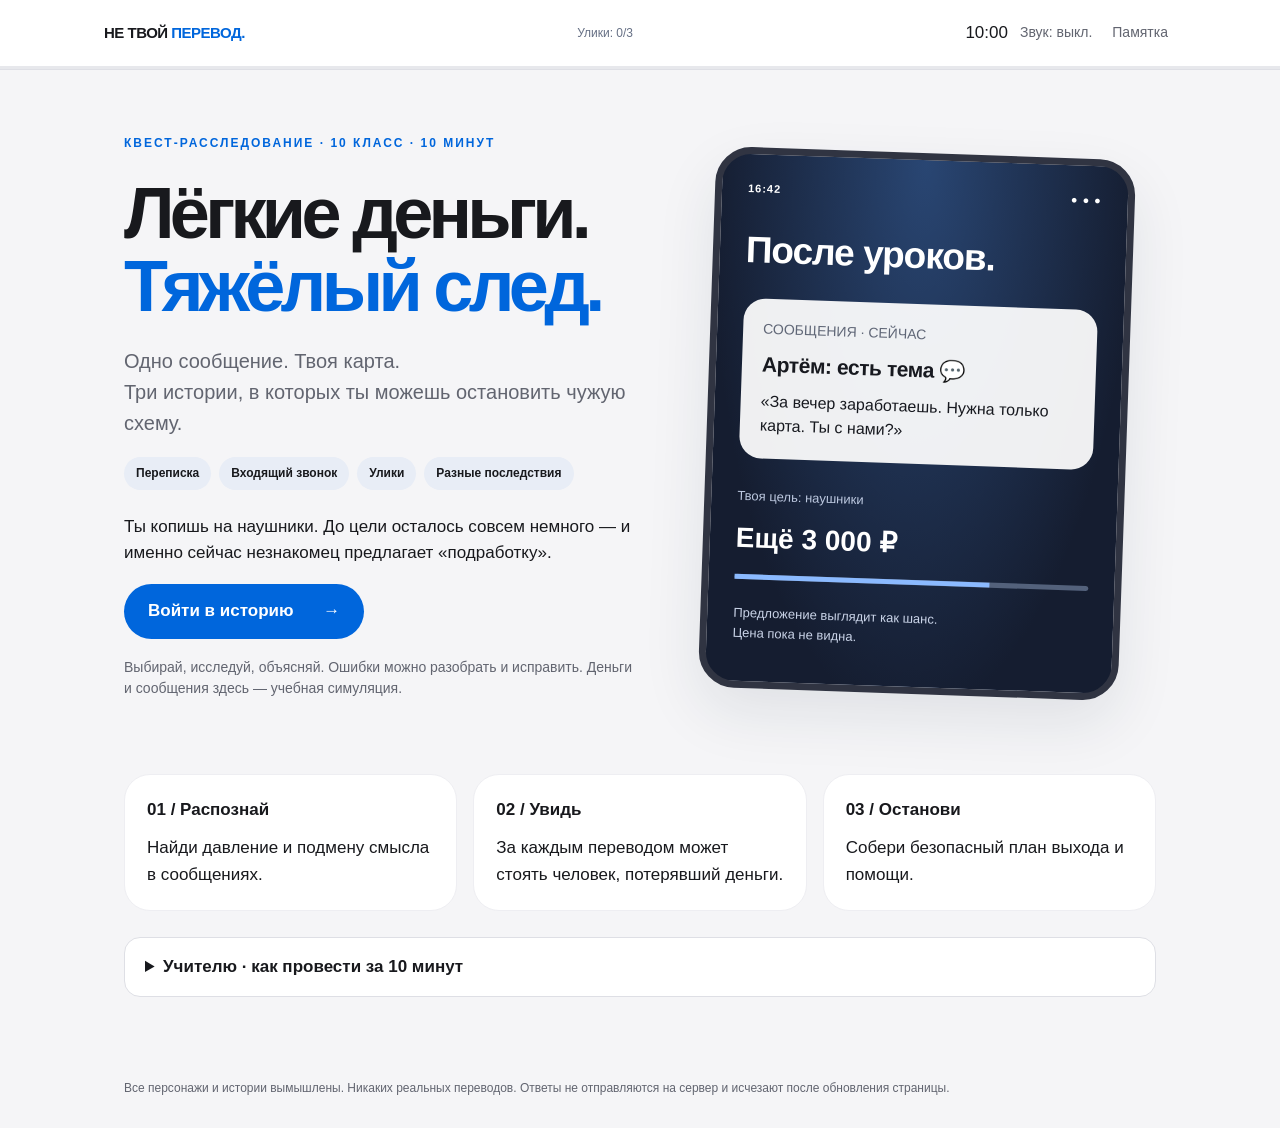
<file: index.html>
<!doctype html><html lang="ru"><head><meta charset="utf-8"><meta name="viewport" content="width=device-width,initial-scale=1"><meta name="description" content="Обучающий интерактивный квест о дропперстве для 10 класса. Три кейса, решения и последствия за 10 минут."><meta name="theme-color" content="#f5f5f7"><title>Не твой перевод — интерактивный квест</title><link rel="icon" href="data:,"><link rel="stylesheet" href="assets/style.css"></head><body><header><div class="bar"><div class="brand">НЕ ТВОЙ <span>ПЕРЕВОД.</span></div><span id="inventory">Улики: 0/3</span><div class="headerTools"><span id="clock" aria-label="Осталось времени">10:00</span><button id="pause" class="quiet hidden" onclick="pauseGame()">Пауза</button><button id="sound" class="quiet" onclick="soundToggle()">Звук: выкл.</button><button class="quiet" onclick="help()">Памятка</button></div></div><div class="progress"><i id="progress" style="width:0%"></i></div></header><div id="timeup" class="banner hidden" role="status">10 минут прошли. Закончи спокойно: скорость не влияет на результат.</div><main id="app"></main><footer>Все персонажи и истории вымышлены. Никаких реальных переводов. Ответы не отправляются на сервер и исчезают после обновления страницы.</footer><div id="modal" class="overlay hidden" role="dialog" aria-modal="true" aria-label="Информация"></div><noscript><p>Для работы квеста включите JavaScript и откройте файл или сайт в полноценном браузере.</p></noscript><script src="assets/game.js"></script></body></html>
</file>
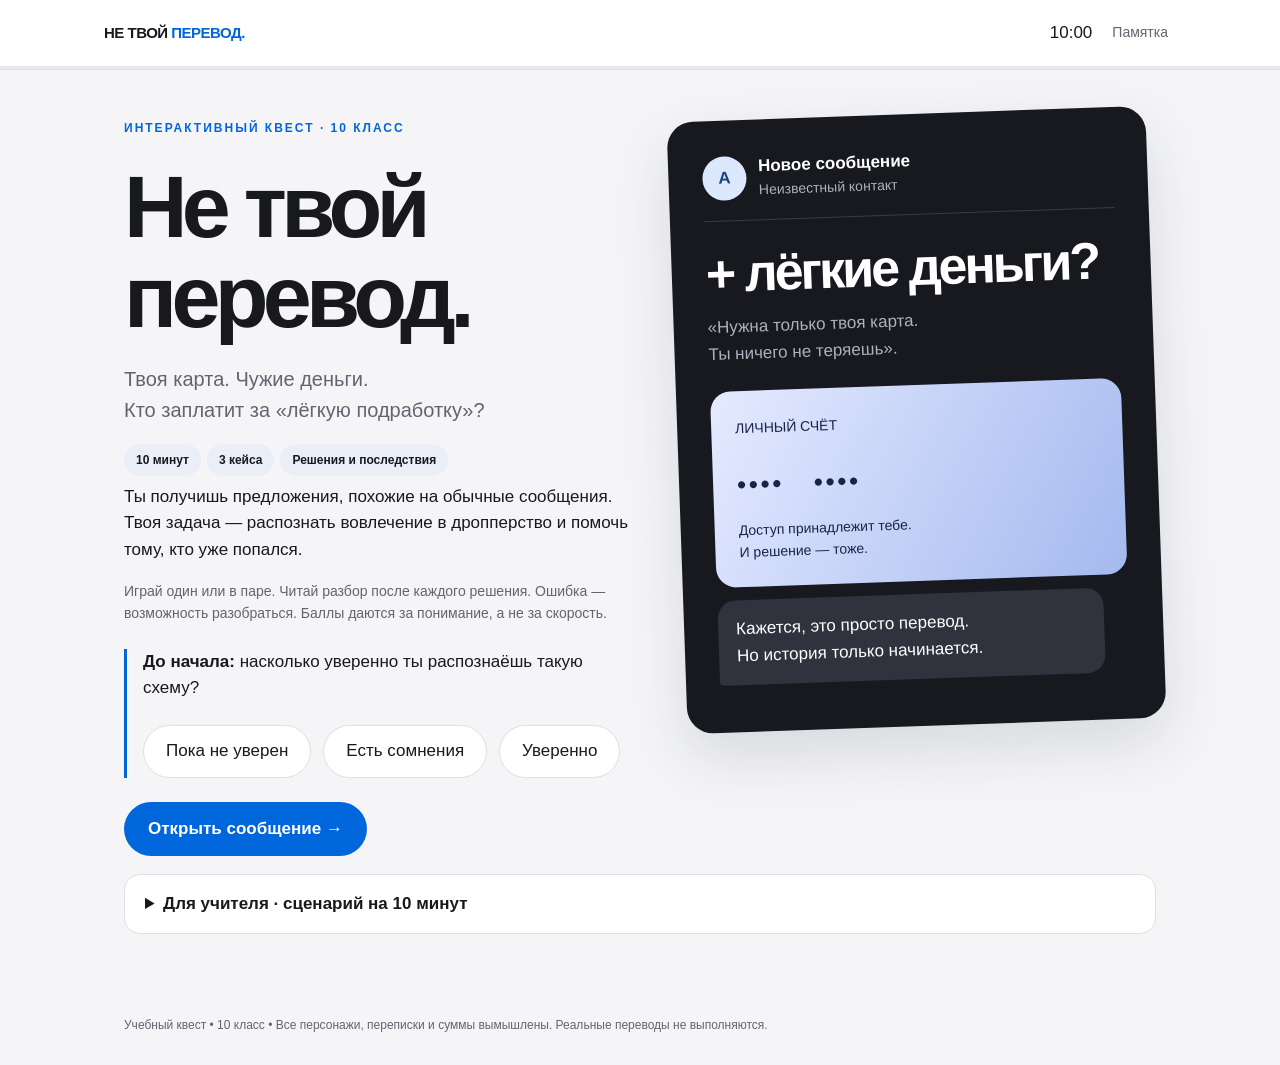
<file: Ne_tvoy_perevod_quest.html>
<!doctype html>
<html lang="ru"><head><meta charset="utf-8"><meta name="viewport" content="width=device-width,initial-scale=1"><title>Не твой перевод — квест на 10 минут</title>
<style>
:root{--bg:#f5f5f7;--ink:#18191d;--muted:#626570;--blue:#0066dc;--line:#dedfe5;--green:#176448;--red:#a33529}*{box-sizing:border-box}body{margin:0;background:var(--bg);color:var(--ink);font:17px/1.55 -apple-system,BlinkMacSystemFont,"Segoe UI",sans-serif}button,input,textarea{font:inherit}button{cursor:pointer}button:disabled{cursor:default;opacity:.6}button:focus-visible,a:focus-visible,textarea:focus-visible{outline:3px solid #007aff;outline-offset:4px}header{border-bottom:1px solid var(--line);background:#ffffffed;position:sticky;top:0;z-index:3}.bar{max-width:1120px;margin:auto;display:flex;justify-content:space-between;align-items:center;gap:14px;padding:14px 24px}.brand{font-size:15px;font-weight:750;letter-spacing:-.5px}.brand span{color:var(--blue)}.time{display:flex;align-items:center;gap:12px;font-variant-numeric:tabular-nums}.quiet{border:0;background:transparent;color:var(--muted);font-size:14px;padding:8px}.progress{height:3px;background:#e7e8ec}.progress i{display:block;height:100%;background:var(--blue);transition:width .3s}main{max-width:1080px;margin:auto;padding:44px 24px 64px}.eyebrow{color:var(--blue);font-size:12px;font-weight:800;letter-spacing:2px;text-transform:uppercase}h1{font-size:clamp(48px,7.8vw,88px);line-height:1.02;letter-spacing:-.065em;margin:22px 0}h2{font-size:clamp(30px,4.5vw,48px);line-height:1.12;letter-spacing:-.04em;margin:14px 0 20px}h3{margin:0 0 10px;font-size:21px;letter-spacing:-.02em}p{margin:0 0 18px}.lead{font-size:20px;color:var(--muted);max-width:620px}.grid{display:grid;grid-template-columns:1.08fr 1fr;gap:36px;align-items:start}.card{background:white;padding:28px;border-radius:26px;border:1px solid #eeeef2}.dark{background:#17191f;color:#fff;border:0}.dark .muted{color:#acb1be}.muted{color:var(--muted)}.small{font-size:14px}.pill{display:inline-block;border-radius:30px;padding:7px 12px;background:#e9eef7;font-size:12px;font-weight:700;margin:0 6px 8px 0}.primary{background:var(--blue);color:white;border:0;border-radius:100px;padding:14px 24px;font-weight:650}.secondary{background:white;color:var(--ink);border:1px solid var(--line);border-radius:100px;padding:12px 22px}.actions{display:flex;flex-wrap:wrap;align-items:center;gap:12px;margin-top:24px}.bubble{background:#30333d;border-radius:18px 18px 18px 4px;padding:16px 18px;margin:13px 0;max-width:94%;font-size:17px}.bubble.mine{margin-left:auto;background:#0066dc;border-radius:18px 18px 4px 18px}.sender{display:flex;align-items:center;gap:12px;padding-bottom:18px;border-bottom:1px solid #393c46}.avatar{display:grid;place-items:center;width:44px;height:44px;border-radius:50%;background:#dbe8fd;color:#16457d;font-weight:750}.choice{display:flex;align-items:start;gap:13px;text-align:left;width:100%;padding:16px 18px;border:1px solid var(--line);background:#fff;border-radius:16px;margin:10px 0;color:var(--ink);line-height:1.4}.choice:hover:not(:disabled){border-color:var(--blue);background:#f2f7ff}.choice.selected{border:2px solid var(--blue);background:#edf5ff;padding:15px 17px}.choice b{display:grid;place-items:center;border-radius:50%;background:#f0f1f4;min-width:26px;height:26px;font-size:13px}.feedback{padding:23px;border-radius:20px;background:#edf6f1;border:1px solid #c8e1d4;margin-top:22px}.feedback.warn{background:#fff3e9;border-color:#efd9c4}.feedback h3{font-size:20px}.feedback p:last-child{margin:0}.note{border-left:3px solid var(--blue);padding:0 0 0 16px;margin:24px 0}.meta{display:flex;justify-content:space-between;gap:12px;margin-bottom:30px;font-size:13px;color:var(--muted)}.hero-art{padding:34px;transform:rotate(-2deg);box-shadow:0 24px 60px #18263c22}.money{font-size:52px;letter-spacing:-3px;font-weight:750;line-height:1.1;margin:24px 0 12px}.bankcard{background:linear-gradient(120deg,#e5eaff,#a4b9ef);border-radius:20px;padding:24px;color:#172548;margin-top:24px}.bankcard strong{display:block;font-size:25px;letter-spacing:3px;margin-top:24px}.stepnum{font-size:13px;letter-spacing:1px;color:#586371}.tiles{display:grid;grid-template-columns:repeat(3,1fr);gap:16px;margin:26px 0}.tiles .card{padding:22px}.metric{font-size:40px;font-weight:750;letter-spacing:-2px;color:var(--blue)}details{margin:18px 0;background:white;border:1px solid var(--line);border-radius:16px;padding:16px 20px}summary{cursor:pointer;font-weight:650}details p,details ul,details ol{margin-top:16px}a{color:var(--blue)}textarea{width:100%;min-height:120px;border-radius:16px;border:1px solid var(--line);padding:16px;resize:vertical;background:white;color:var(--ink)}.order{display:flex;align-items:center;gap:12px;padding:12px 0;border-bottom:1px solid var(--line)}.order span{flex:1}.order button{border:1px solid var(--line);background:white;border-radius:8px;padding:6px 12px}.banner{background:#e9f1fd;color:#174b80;padding:12px 24px;text-align:center;font-size:14px}.overlay{position:fixed;inset:0;background:#f5f5f7f5;z-index:10;display:grid;place-items:center;padding:24px}.overlay .card{max-width:460px;text-align:center}.hidden{display:none!important}.fade{animation:appear .3s ease-out}@keyframes appear{from{opacity:0;transform:translateY(8px)}to{opacity:1;transform:translateY(0)}}footer{max-width:1080px;margin:auto;padding:0 24px 30px;font-size:12px;color:var(--muted)}.summaryrow{padding:15px 0;border-bottom:1px solid var(--line)}@media(max-width:740px){.grid{grid-template-columns:1fr;gap:24px}main{padding-top:26px}.hero-art{transform:none}.tiles{grid-template-columns:1fr}.tiles .card{display:flex;align-items:center;gap:20px}.bar{padding:10px 16px}.card{padding:22px}h1{margin-top:18px}.choice{font-size:16px}.time{gap:4px}.meta{margin-bottom:20px}.hero-art .money{font-size:42px}}@media(prefers-reduced-motion:reduce){*{animation:none!important;transition:none!important}}@media print{header,footer,.actions,.no-print{display:none!important}body{background:white}main{padding:0;max-width:none}details{display:block}.card{break-inside:avoid}h2{font-size:28px}.tiles{grid-template-columns:repeat(3,1fr)}}
</style></head><body>
<header><div class="bar"><div class="brand">НЕ ТВОЙ <span>ПЕРЕВОД.</span></div><div class="time"><span id="clock" aria-label="Осталось времени">10:00</span><button class="quiet hidden" id="pause" onclick="pauseGame()">Пауза</button><button class="quiet" onclick="helpToggle()">Памятка</button></div></div><div class="progress"><i id="progress" style="width:0%"></i></div></header>
<div id="timeup" class="banner hidden" role="status">10 минут прошли. Можно спокойно закончить: скорость не влияет на результат.</div>
<main id="app"></main><footer>Учебный квест • 10 класс • Все персонажи, переписки и суммы вымышлены. Реальные переводы не выполняются.</footer>
<div id="pauseModal" class="overlay hidden" role="dialog" aria-modal="true" aria-label="Игра на паузе"><div class="card"><span class="eyebrow">Можно выдохнуть</span><h2>Пауза.</h2><p>Таймер остановлен. Здесь никто не торопит с решением.</p><button class="primary" onclick="pauseGame()">Продолжить</button></div></div>
<div id="helpModal" class="overlay hidden" role="dialog" aria-modal="true" aria-label="Памятка"><div class="card" style="text-align:left;max-height:90vh;overflow:auto"><h2>Стоп. Проверь. Обратись.</h2><p>Не передавай карту, пароли, коды или доступ к банку. Не принимай и не переводи чужие деньги ради комиссии.</p><p>Если уже вовлечён: прекрати операции, самостоятельно свяжись со своим банком через приложение или номер на карте. Попроси защитить доступ, расскажи о случившемся.</p><p>Сохрани переписку и сведения об операциях. Подключи родителя или другого надёжного взрослого и обратись в полицию. При непосредственной угрозе — 112.</p><p class="small muted">Не возвращай неожиданный перевод по реквизитам из сообщения — вопрос решай со своим банком. Обращение за помощью не гарантирует освобождения от ответственности, но прекращает дальнейшее участие.</p><button class="primary" onclick="helpToggle()">Понятно</button></div></div>
<script>
'use strict';
const $=id=>document.getElementById(id);
const esc=s=>String(s).replace(/[&<>"']/g,c=>({'&':'&amp;','<':'&lt;','>':'&gt;','"':'&quot;',"'":'&#39;'}[c]));
let stage=-1,remaining=600,active=false,paused=false,helpOpen=false,last=Date.now(),answers=[],picked=new Set(),locked=false,order=[2,0,3,1],reflection='',before=null,after=null;
const stages=[
{type:'choice',chapter:'01 / Лёгкие деньги',time:'1 минута',title:'Работа или ловушка?',intro:'Ты копишь на наушники. В личные сообщения приходит предложение. Выбери действие.',person:'Артём · «менеджер»',chat:['Привет! Есть подработка после школы. Опыт не нужен.','На твою карту будут приходить платежи. Переводишь дальше — часть оставляешь себе.','Всё официально, но решить надо прямо сейчас.'],options:['Попросить фото его паспорта и согласиться, если пришлёт.','Отказаться от переводов через свою карту и обсудить сообщение со взрослым.','Попробовать один раз с небольшой суммой.'],correct:1,good:'Ты остановил вовлечение до первого перевода.',bad:'Так можно попасть в схему: паспорт в чате и маленькая сумма не доказывают законность.',lesson:'Здесь платят за использование твоего счёта, а не за понятную работу. Дроппер — человек, через которого проводят чужие, в том числе похищенные, деньги или чей банковский доступ используют для этого. Он может быть вовлечён обманом.'},
{type:'clues',chapter:'01 / Разбери переписку',time:'1 минута',title:'Найди три уловки.',intro:'Отметь ровно три фразы, которые должны насторожить. Внешне обычная деталь сама по себе не доказывает обман.',options:['«Оплата по пятницам».','«Нужна твоя карта для чужих платежей».','«Никому не рассказывай, родители не поймут».','«Ответь за две минуты, иначе место заберут».','«Общаемся в мессенджере».'],correct:[1,2,3]},
{type:'choice',chapter:'02 / Свой человек',time:'1 минута',title:'«Ты мне не доверяешь?»',intro:'Одноклассник Дима просит выручить. Он действительно твой знакомый — но происхождение денег тебе неизвестно.',person:'Дима · одноклассник',chat:['Мой банк что-то ограничил. Давай платёж придёт тебе, а ты отправишь куда скажу?','Я уже так делал. Тебе тоже немного заплатят.','Мы же друзья. Ты мне не доверяешь?'],options:['Помочь: Дима мой друг, значит, деньги безопасные.','Согласиться, если Дима напишет расписку.','Отказать в переводах и предложить Диме вместе обратиться в его банк.'],correct:2,good:'Ты сохранил границу и предложил другу безопасную помощь.',bad:'Дружба и расписка не подтверждают происхождение денег и не делают операцию законной.',lesson:'Знакомый тоже может быть вовлечён. «Мы друзья» — давление на чувство вины, а не объяснение платежа. Безопасная фраза: «Я не пропускаю чужие деньги через свой счёт. Давай разберёмся с банком».'},
{type:'choice',chapter:'02 / По другую сторону экрана',time:'1 минута',title:'Чьи это деньги?',intro:'Посмотри на возможное продолжение такой схемы. Это учебная история, а не результат реального перевода.',person:'Ирина · пострадавшая',chat:['Мне написали с аккаунта знакомой и попросили срочно помочь.','Я перевела 24 000 ₽. Потом оказалось, что аккаунт взломали.','Эти деньги я откладывала на аренду квартиры.'],options:['Вреда от посредника нет: он ведь не писал Ирине.','Чужой счёт помогает увести деньги дальше. Пострадавший теряет средства, а владелец счёта рискует отвечать за своё участие.','Если комиссия маленькая, участие несущественно.'],correct:1,good:'Ты увидел человека за цифрами на экране.',bad:'«Я только перевёл» не отменяет вреда: именно дальнейшие переводы помогают похищенным деньгам уйти.',lesson:'Дропперство плохо не только из-за наказания: оно помогает краже чужих средств. Обманутый человек заслуживает помощи, а не обвинения в доверчивости. Вопрос юридической ответственности решают по обстоятельствам и доказательствам.'},
{type:'choice',chapter:'03 / Выход из схемы',time:'1 минута',title:'Деньги уже пришли.',intro:'Новый кейс: Саша уже согласился на сомнительную подработку. Помоги ему остановиться. Эта ситуация не означает, что ты согласился в прошлых заданиях.',person:'Куратор · неизвестный',chat:['Перевод у тебя. Отправь дальше по реквизитам, которые пришлю.','Если передумал, просто «верни» туда же.','Не вздумай звонить в банк. Будут проблемы.'],options:['Перевести по новым реквизитам: так быстрее выйти из схемы.','Не трогать деньги, прекратить общение по существу операций и самостоятельно связаться со своим банком.','Удалить чат и никому не говорить.'],correct:1,good:'Ты прекратил движение денег и выбрал проверенный канал помощи.',bad:'Перевод по указанию незнакомца продолжает схему, а удаление чата уничтожает полезные доказательства.',lesson:'Даже если это называют «возвратом», не отправляй деньги по реквизитам из чата и не трать их. Сообщи банку о подозрительном поступлении. Сохрани переписку, подключи взрослого и обратись в полицию. Угроза — дополнительный повод искать помощь.'},
{type:'order',chapter:'03 / План помощи',time:'1 минута',title:'Сначала останови риск.',intro:'Собери разумный план для Саши: передвигай шаги стрелками. Первые два действия — срочные; последние два можно выполнять параллельно.',items:['Прекратить операции и не выполнять указания «куратора».','Самостоятельно связаться с банком; если доступ передан — попросить немедленно его защитить.','Сохранить переписку, контакты и сведения об операциях.','Подключить надёжного взрослого и обратиться в полицию.']},
{type:'choice',chapter:'04 / Последняя проверка',time:'1 минута',title:'Те же риски. Другая вывеска.',intro:'Теперь предложение выглядит солиднее: логотип, «договор» в PDF и название «тестировщик платежей».',person:'PaymentLab · учебное название',chat:['Нужно проверять переводы через свой личный счёт. Вознаграждение — за каждую операцию.','Карту никому не отдаёшь. Всё делаешь сам. Значит, риска нет!'],options:['Если карта у меня, дропперства быть не может.','PDF-договор снимает риск. Можно начинать.','Название ничего не меняет: личный счёт используют для чужих операций. Отказываюсь.'],correct:2,good:'Ты распознал схему даже под новой вывеской.',bad:'Карта может оставаться у владельца: выполнение неправомерных операций по чужому указанию тоже может повлечь ответственность.',lesson:'По статье 187 УК РФ ответственность связана с конкретными обстоятельствами, в том числе целью и характером операций. Сам факт обычного перевода не делает человека преступником. Но ни «договор», ни отсутствие передачи карты не легализуют сомнительную схему.'},
{type:'reflect',chapter:'05 / Твой ответ',time:'1 минута',title:'Скажи это своими словами.',intro:'Напиши короткий отказ на предложение «просто провести деньги». Добавь безопасное действие, если человек уже ввязался.'}
];
function start(){stage=0;active=true;last=Date.now();$('pause').classList.remove('hidden');render()}
function home(){ $('app').innerHTML=`<div class="grid fade"><section><span class="eyebrow">Интерактивный квест · 10 класс</span><h1>Не твой<br>перевод.</h1><p class="lead">Твоя карта. Чужие деньги.<br>Кто заплатит за «лёгкую подработку»?</p><div><span class="pill">10 минут</span><span class="pill">3 кейса</span><span class="pill">Решения и последствия</span></div><p>Ты получишь предложения, похожие на обычные сообщения. Твоя задача — распознать вовлечение в дропперство и помочь тому, кто уже попался.</p><p class="small muted">Играй один или в паре. Читай разбор после каждого решения. Ошибка — возможность разобраться. Баллы даются за понимание, а не за скорость.</p><div class="note"><b>До начала:</b> насколько уверенно ты распознаёшь такую схему?<div class="actions" id="beforeBtns">${[1,2,3].map((n)=>`<button class="secondary" onclick="setBefore(${n},this)">${['Пока не уверен','Есть сомнения','Уверенно'][n-1]}</button>`).join('')}</div></div><button class="primary" onclick="start()">Открыть сообщение →</button></section><aside class="card dark hero-art"><div class="sender"><div class="avatar">А</div><div><b>Новое сообщение</b><div class="small muted">Неизвестный контакт</div></div></div><div class="money">+ лёгкие деньги?</div><p class="muted">«Нужна только твоя карта.<br>Ты ничего не теряешь».</p><div class="bankcard"><span class="small">ЛИЧНЫЙ СЧЁТ</span><strong>•••• &nbsp; ••••</strong><p class="small" style="margin:16px 0 0">Доступ принадлежит тебе.<br>И решение — тоже.</p></div><div class="bubble">Кажется, это просто перевод.<br>Но история только начинается.</div></aside></div>${teacher()}` }
function setBefore(n,el){before=n;document.querySelectorAll('#beforeBtns button').forEach(b=>b.style.borderColor='');el.style.borderColor='#0066dc'}
function teacher(){return `<details class="no-print"><summary>Для учителя · сценарий на 10 минут</summary><p><b>0:00–1:00</b> — ввод и самооценка. <b>1:00–4:00</b> — подработка, уловки, просьба друга. <b>4:00–7:00</b> — вред пострадавшему, подозрительный перевод и план помощи. <b>7:00–9:00</b> — новая вывеска и собственный отказ. <b>9:00–10:00</b> — итог.</p><p>В паре один читает, другой предлагает решение; затем поменяйтесь. Перед выбором дайте 10–15 секунд на аргумент. В конце спросите: «Что здесь оплачивают на самом деле?» и «Как помочь другу, не давая свой счёт?»</p><p>Не просите раскрывать личный опыт перед классом. Если ученик сообщает о реальной ситуации, предложите индивидуальную помощь и связь с надёжным взрослым. Результат игры — учебная обратная связь, а не оценка личности или юридический вывод.</p><p>Ответы находятся только в текущей вкладке; после обновления страницы сбрасываются. В финале их можно скачать. Интернет нужен только для открытия ссылок на источники.</p></details>`}
function render(){locked=false;picked=new Set();$('progress').style.width=(stage/stages.length*100)+'%';const d=stages[stage];let body='';
if(d.type==='choice')body=`<div class="grid"><div class="card dark"><div class="sender"><div class="avatar">${d.person[0]}</div><b>${d.person}</b></div>${d.chat.map(t=>`<div class="bubble">${t}</div>`).join('')}</div><section><h3>Твоё решение</h3>${d.options.map((o,i)=>`<button class="choice" onclick="choose(${i})"><b>${i+1}</b><span>${o}</span></button>`).join('')}</section></div>`;
if(d.type==='clues')body=`<div class="card">${d.options.map((o,i)=>`<button class="choice" aria-pressed="false" id="clue${i}" onclick="toggleClue(${i})"><b>+</b><span>${o}</span></button>`).join('')}<div class="actions"><button class="primary" id="check" disabled onclick="checkClues()">Проверить улики</button><span class="small muted" id="count">Выбрано 0 из 3</span></div></div>`;
if(d.type==='order')body=`<div class="card"><div id="orderList"></div><div class="actions"><button class="primary" onclick="checkOrder()">Проверить план</button></div></div>`;
if(d.type==='reflect')body=`<div class="card"><label for="reflection"><b>Твоя фраза отказа и план помощи</b></label><p class="small muted">Не вводи реальные имена, номера карт и другие личные данные.</p><textarea id="reflection" maxlength="700" placeholder="Я не буду… Если уже согласился, то…" oninput="reflection=this.value"></textarea><details><summary>Нужна подсказка?</summary><p>Назови границу: не передаю доступ и не провожу чужие деньги. Затем действие: прекратить операции, обратиться в свой банк и к взрослому, сохранить доказательства, сообщить в полицию.</p></details><h3>А теперь насколько ты уверен?</h3><div class="actions" id="afterBtns">${[1,2,3].map(n=>`<button class="secondary" onclick="setAfter(${n},this)">${['Пока не уверен','Есть сомнения','Уверенно'][n-1]}</button>`).join('')}</div><div class="actions"><button class="primary" onclick="finishReflection()">Открыть итог →</button></div><p id="reflectError" class="small" role="status"></p></div>`;
$('app').innerHTML=`<div class="fade"><div class="meta"><span>Этап ${stage+1} из ${stages.length}</span><span>Ориентир: ${d.time}</span></div><span class="eyebrow">${d.chapter}</span><h2 tabindex="-1" id="stageTitle">${d.title}</h2><p class="lead">${d.intro}</p>${body}<div id="feedback" role="status"></div></div>`;if(d.type==='order')renderOrder();$('stageTitle').focus();window.scrollTo(0,0)}
function feedback(ok,title,body){locked=true;document.querySelectorAll('#app .choice,#app .order button,#check').forEach(b=>b.disabled=true);$('feedback').innerHTML=`<div class="feedback ${ok?'':'warn'}"><h3>${title}</h3><p>${body}</p><div class="actions"><button class="primary" onclick="next()">${stage===6?'Сформулировать свой ответ':'Продолжить'} →</button></div></div>`;$('feedback').scrollIntoView({behavior:'smooth',block:'nearest'})}
function choose(i){if(locked)return;const d=stages[stage],ok=i===d.correct;answers.push({stage,title:d.title,answer:d.options[i],ok,lesson:d.lesson});document.querySelectorAll('#app .choice')[i].classList.add('selected');feedback(ok,ok?d.good:d.bad,d.lesson)}
function toggleClue(i){if(locked)return;if(picked.has(i))picked.delete(i);else if(picked.size<3)picked.add(i);for(let j=0;j<5;j++){const e=$('clue'+j);e.classList.toggle('selected',picked.has(j));e.setAttribute('aria-pressed',picked.has(j));} $('count').textContent=`Выбрано ${picked.size} из 3`;$('check').disabled=picked.size!==3}
function checkClues(){if(locked||picked.size!==3)return;const d=stages[stage],ok=d.correct.every(i=>picked.has(i));const lesson='Три сигнала: личный счёт для чужих платежей, секретность и искусственная срочность. Оплата по пятницам и мессенджер сами по себе не доказывают мошенничество. Смотри на содержание предложения.';answers.push({stage,title:d.title,answer:[...picked].map(i=>d.options[i]).join('; '),ok,lesson});feedback(ok,ok?'Все три уловки найдены.':'Проверь, что именно делает предложение опасным.',lesson)}
function renderOrder(){const d=stages[stage];$('orderList').innerHTML=order.map((id,i)=>`<div class="order"><b>${i+1}</b><span>${d.items[id]}</span><button aria-label="Шаг ${i+1} вверх" ${i===0?'disabled':''} onclick="move(${i},-1)">↑</button><button aria-label="Шаг ${i+1} вниз" ${i===3?'disabled':''} onclick="move(${i},1)">↓</button></div>`).join('')}
function move(i,delta){if(locked)return;const j=i+delta;if(j<0||j>3)return;[order[i],order[j]]=[order[j],order[i]];renderOrder()}
function checkOrder(){if(locked)return;const d=stages[stage],ok=order[0]===0&&order[1]===1;const lesson='Сначала прекрати операции и срочно свяжись со своим банком. Затем сохрани доказательства и обратись за помощью к взрослому и в полицию — эти действия можно совмещать. Если доступ к счёту уже передан, не откладывай его защиту ради скриншотов. При непосредственной угрозе звони 112.';answers.push({stage,title:d.title,answer:order.map(i=>d.items[i]).join(' → '),ok,lesson});document.querySelector('#orderList').nextElementSibling.querySelector('button').disabled=true;feedback(ok,ok?'Приоритеты расставлены.':'Срочную защиту лучше поставить первой.',lesson)}
function next(){stage++;render()}
function setAfter(n,el){after=n;document.querySelectorAll('#afterBtns button').forEach(b=>b.style.borderColor='');el.style.borderColor='#0066dc'}
function finishReflection(){reflection=$('reflection').value.trim();if(reflection.length<15||!after){$('reflectError').textContent='Напиши ответ хотя бы из 15 символов и выбери самооценку.';return}active=false;stage=8;$('pause').classList.add('hidden');result()}
function sources(){return `<details class="no-print"><summary>Источники и правовая точность</summary><p class="small">Проверено 11 октября 2026 года. Сюжеты вымышлены; рекомендации опираются на официальные материалы. Ссылки открываются при наличии интернета.</p><ul><li><a href="https://cbr.ru/press/regevent/?id=46501" target="_blank" rel="noopener">Банк России: вовлечение в дропперство</a></li><li><a href="https://cbr.ru/faq/information_security/" target="_blank" rel="noopener">Банк России: защита от мошенничества и подозрительные операции</a></li><li><a href="https://epp.genproc.gov.ru/ru/proc_71/activity/legal-education/explain/e8398932/" target="_blank" rel="noopener">Прокуратура: разъяснение статьи 187 УК РФ, 24.02.2026</a></li></ul><p class="small">Изменения статьи 187 действуют с 5 июля 2025 года. Передача доступа из корыстной заинтересованности для неправомерных операций и выполнение таких операций по чужому указанию могут повлечь уголовную ответственность. Это не означает, что любой перевод или любая передача реквизитов автоматически является преступлением. Обстоятельства и форму вины устанавливают компетентные органы. Для отдельных случаев закон предусматривает условия освобождения; простое обращение в банк само по себе его не гарантирует.</p></details>`}
function result(){const score=answers.filter(a=>a.ok).length;$('progress').style.width='100%';$('app').innerHTML=`<div class="fade"><span class="eyebrow">Дело разобрано</span><h2>Карта твоя.<br>Право сказать «нет» — тоже.</h2><p class="lead">${score===7?'Ты распознал все ловушки с первой попытки.': 'Ты прошёл все ситуации и увидел, как остановить вовлечение.'} Главное — не пропускать через себя чужую схему и вовремя обращаться за помощью.</p><div class="tiles"><div class="card"><div class="metric">${score}/7</div><div>заданий верно<br><span class="small muted">с первой попытки</span></div></div><div class="card"><div class="metric">3</div><div>кейса разобраны<br><span class="small muted">работа · друг · выход</span></div></div><div class="card"><div class="metric">${formatTime(600-remaining)}</div><div>время игры<br><span class="small muted">без пауз, до 10 минут</span></div></div></div><div class="grid"><div class="card"><h3>Твой личный ответ</h3><p style="white-space:pre-wrap">${esc(reflection)}</p><p class="small muted">Самооценка уверенности: ${before===null?'не указана':before+'/3'} → ${after}/3. Это ощущение уверенности, а не доказательство роста знаний.</p><details><summary>Сверь с опорными пунктами</summary><p>В ответе есть отказ от чужих переводов или передачи доступа? Есть обращение в банк и за помощью? Автоматически текст не оценивается — обсудите его в паре или с учителем.</p></details></div><div class="card"><h3>Сохрани три правила</h3><p><b>01.</b> Не отдавай банковский доступ и не проводи чужие деньги за комиссию.</p><p><b>02.</b> Неизвестный перевод не трать и не «возвращай» по указанию из чата. Свяжись со своим банком.</p><p><b>03.</b> Если уже вовлечён — остановись, защити доступ, сохрани доказательства и попроси помощи. Стыд не должен мешать остановить вред.</p></div></div><details><summary>Мои решения и разборы · ${score} из 7 верно</summary>${answers.map(a=>`<div class="summaryrow"><b>${a.ok?'✓':'↺'} ${a.title}</b><p class="small">Твой ответ: ${esc(a.answer)}</p><p class="small muted">${a.lesson}</p></div>`).join('')}</details><div class="actions no-print"><button class="primary" onclick="downloadResult()">Скачать мой разбор</button><button class="secondary" onclick="window.print()">Печать итога</button><button class="quiet" onclick="restart()">Пройти заново</button></div>${sources()}${teacher()}</div>`;window.scrollTo(0,0)}
function formatTime(n){n=Math.max(0,Math.floor(n));return String(Math.floor(n/60)).padStart(2,'0')+':'+String(n%60).padStart(2,'0')}
function pauseGame(){if(!active)return;paused=!paused;last=Date.now();$('pauseModal').classList.toggle('hidden',!paused);if(paused)$('pauseModal').querySelector('button').focus();else $('pause').focus()}
let returnFocus=null;function helpToggle(){helpOpen=!helpOpen;last=Date.now();$('helpModal').classList.toggle('hidden',!helpOpen);if(helpOpen){returnFocus=document.activeElement;$('helpModal').querySelector('button').focus()}else if(returnFocus)returnFocus.focus()}
document.addEventListener('keydown',e=>{const modal=helpOpen?$('helpModal'):paused?$('pauseModal'):null;if(!modal)return;if(e.key==='Escape'){helpOpen?helpToggle():pauseGame()}if(e.key==='Tab'){e.preventDefault();modal.querySelector('button').focus()}});
setInterval(()=>{const now=Date.now();if(active&&!paused&&!helpOpen){remaining=Math.max(0,remaining-(now-last)/1000);$('clock').textContent=formatTime(Math.ceil(remaining));if(remaining===0)$('timeup').classList.remove('hidden')}last=now},250);
function downloadResult(){const text='НЕ ТВОЙ ПЕРЕВОД — мой разбор\n\n'+answers.map(a=>(a.ok?'Верно':'Повторить')+' | '+a.title+'\nМой выбор: '+a.answer+'\nРазбор: '+a.lesson).join('\n\n')+'\n\nМой отказ и план помощи:\n'+reflection+'\n\nУчебные ситуации вымышлены. Не передавай доступ к счёту; не проводи чужие деньги за комиссию. Если уже вовлечён: прекрати операции, обратись в свой банк, сохрани доказательства, подключи взрослого и полицию.\n';const blob=new Blob(['\uFEFF'+text],{type:'text/plain;charset=utf-8'}),url=URL.createObjectURL(blob),a=document.createElement('a');a.href=url;a.download='Moy_razbor_dropperstvo.txt';document.body.appendChild(a);a.click();a.remove();setTimeout(()=>URL.revokeObjectURL(url),1000)}
function restart(){if(!confirm('Начать заново? Текущие ответы будут сброшены.'))return;stage=-1;remaining=600;active=false;paused=false;helpOpen=false;answers=[];picked=new Set();locked=false;order=[2,0,3,1];reflection='';before=null;after=null;$('clock').textContent='10:00';$('progress').style.width='0%';$('timeup').classList.add('hidden');home();window.scrollTo(0,0)}
home();
</script></body></html>
</file>
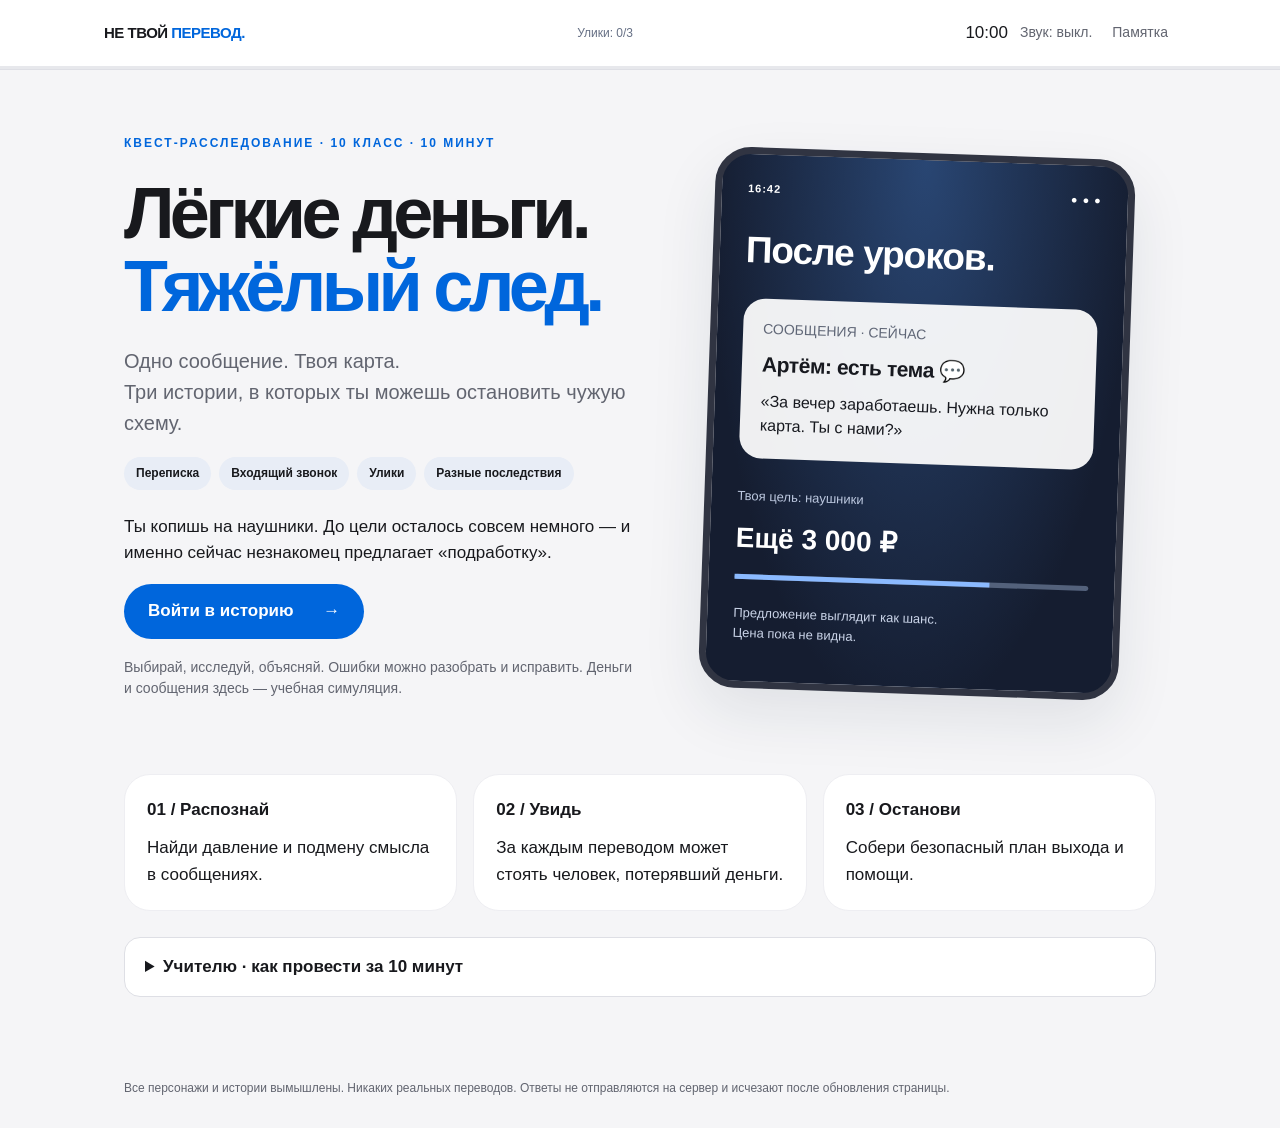
<file: offline.html>
<!doctype html><html lang="ru"><head><meta charset="utf-8"><meta name="viewport" content="width=device-width,initial-scale=1"><meta name="description" content="Обучающий интерактивный квест о дропперстве для 10 класса. Три кейса, решения и последствия за 10 минут."><meta name="theme-color" content="#f5f5f7"><title>Не твой перевод — интерактивный квест</title><link rel="icon" href="data:,"><style>
:root{--bg:#f5f5f7;--ink:#18191d;--muted:#626570;--blue:#0066dc;--line:#dedfe5;--green:#176448;--red:#a33529}*{box-sizing:border-box}body{margin:0;background:var(--bg);color:var(--ink);font:17px/1.55 -apple-system,BlinkMacSystemFont,"Segoe UI",sans-serif}button,input,textarea{font:inherit}button{cursor:pointer}button:disabled{cursor:default;opacity:.6}button:focus-visible,a:focus-visible,textarea:focus-visible{outline:3px solid #007aff;outline-offset:4px}header{border-bottom:1px solid var(--line);background:#ffffffed;position:sticky;top:0;z-index:3}.bar{max-width:1120px;margin:auto;display:flex;justify-content:space-between;align-items:center;gap:14px;padding:14px 24px}.brand{font-size:15px;font-weight:750;letter-spacing:-.5px}.brand span{color:var(--blue)}.time{display:flex;align-items:center;gap:12px;font-variant-numeric:tabular-nums}.quiet{border:0;background:transparent;color:var(--muted);font-size:14px;padding:8px}.progress{height:3px;background:#e7e8ec}.progress i{display:block;height:100%;background:var(--blue);transition:width .3s}main{max-width:1080px;margin:auto;padding:44px 24px 64px}.eyebrow{color:var(--blue);font-size:12px;font-weight:800;letter-spacing:2px;text-transform:uppercase}h1{font-size:clamp(48px,7.8vw,88px);line-height:1.02;letter-spacing:-.065em;margin:22px 0}h2{font-size:clamp(30px,4.5vw,48px);line-height:1.12;letter-spacing:-.04em;margin:14px 0 20px}h3{margin:0 0 10px;font-size:21px;letter-spacing:-.02em}p{margin:0 0 18px}.lead{font-size:20px;color:var(--muted);max-width:620px}.grid{display:grid;grid-template-columns:1.08fr 1fr;gap:36px;align-items:start}.card{background:white;padding:28px;border-radius:26px;border:1px solid #eeeef2}.dark{background:#17191f;color:#fff;border:0}.dark .muted{color:#acb1be}.muted{color:var(--muted)}.small{font-size:14px}.pill{display:inline-block;border-radius:30px;padding:7px 12px;background:#e9eef7;font-size:12px;font-weight:700;margin:0 6px 8px 0}.primary{background:var(--blue);color:white;border:0;border-radius:100px;padding:14px 24px;font-weight:650}.secondary{background:white;color:var(--ink);border:1px solid var(--line);border-radius:100px;padding:12px 22px}.actions{display:flex;flex-wrap:wrap;align-items:center;gap:12px;margin-top:24px}.bubble{background:#30333d;border-radius:18px 18px 18px 4px;padding:16px 18px;margin:13px 0;max-width:94%;font-size:17px}.bubble.mine{margin-left:auto;background:#0066dc;border-radius:18px 18px 4px 18px}.sender{display:flex;align-items:center;gap:12px;padding-bottom:18px;border-bottom:1px solid #393c46}.avatar{display:grid;place-items:center;width:44px;height:44px;border-radius:50%;background:#dbe8fd;color:#16457d;font-weight:750}.choice{display:flex;align-items:start;gap:13px;text-align:left;width:100%;padding:16px 18px;border:1px solid var(--line);background:#fff;border-radius:16px;margin:10px 0;color:var(--ink);line-height:1.4}.choice:hover:not(:disabled){border-color:var(--blue);background:#f2f7ff}.choice.selected{border:2px solid var(--blue);background:#edf5ff;padding:15px 17px}.choice b{display:grid;place-items:center;border-radius:50%;background:#f0f1f4;min-width:26px;height:26px;font-size:13px}.feedback{padding:23px;border-radius:20px;background:#edf6f1;border:1px solid #c8e1d4;margin-top:22px}.feedback.warn{background:#fff3e9;border-color:#efd9c4}.feedback h3{font-size:20px}.feedback p:last-child{margin:0}.note{border-left:3px solid var(--blue);padding:0 0 0 16px;margin:24px 0}.meta{display:flex;justify-content:space-between;gap:12px;margin-bottom:30px;font-size:13px;color:var(--muted)}.hero-art{padding:34px;transform:rotate(-2deg);box-shadow:0 24px 60px #18263c22}.money{font-size:52px;letter-spacing:-3px;font-weight:750;line-height:1.1;margin:24px 0 12px}.bankcard{background:linear-gradient(120deg,#e5eaff,#a4b9ef);border-radius:20px;padding:24px;color:#172548;margin-top:24px}.bankcard strong{display:block;font-size:25px;letter-spacing:3px;margin-top:24px}.stepnum{font-size:13px;letter-spacing:1px;color:#586371}.tiles{display:grid;grid-template-columns:repeat(3,1fr);gap:16px;margin:26px 0}.tiles .card{padding:22px}.metric{font-size:40px;font-weight:750;letter-spacing:-2px;color:var(--blue)}details{margin:18px 0;background:white;border:1px solid var(--line);border-radius:16px;padding:16px 20px}summary{cursor:pointer;font-weight:650}details p,details ul,details ol{margin-top:16px}a{color:var(--blue)}textarea{width:100%;min-height:120px;border-radius:16px;border:1px solid var(--line);padding:16px;resize:vertical;background:white;color:var(--ink)}.order{display:flex;align-items:center;gap:12px;padding:12px 0;border-bottom:1px solid var(--line)}.order span{flex:1}.order button{border:1px solid var(--line);background:white;border-radius:8px;padding:6px 12px}.banner{background:#e9f1fd;color:#174b80;padding:12px 24px;text-align:center;font-size:14px}.overlay{position:fixed;inset:0;background:#f5f5f7f5;z-index:10;display:grid;place-items:center;padding:24px}.overlay .card{max-width:460px;text-align:center}.hidden{display:none!important}.fade{animation:appear .3s ease-out}@keyframes appear{from{opacity:0;transform:translateY(8px)}to{opacity:1;transform:translateY(0)}}footer{max-width:1080px;margin:auto;padding:0 24px 30px;font-size:12px;color:var(--muted)}.summaryrow{padding:15px 0;border-bottom:1px solid var(--line)}@media(max-width:740px){.grid{grid-template-columns:1fr;gap:24px}main{padding-top:26px}.hero-art{transform:none}.tiles{grid-template-columns:1fr}.tiles .card{display:flex;align-items:center;gap:20px}.bar{padding:10px 16px}.card{padding:22px}h1{margin-top:18px}.choice{font-size:16px}.time{gap:4px}.meta{margin-bottom:20px}.hero-art .money{font-size:42px}}@media(prefers-reduced-motion:reduce){*{animation:none!important;transition:none!important}}@media print{header,footer,.actions,.no-print{display:none!important}body{background:white}main{padding:0;max-width:none}details{display:block}.card{break-inside:avoid}h2{font-size:28px}.tiles{grid-template-columns:repeat(3,1fr)}}

.blue{color:#0066dc}.hero{align-items:center;padding:15px 0 30px}h1{font-size:clamp(43px,6.4vw,72px)}.tags{display:flex;flex-wrap:wrap;gap:8px;margin-bottom:24px}.tags span{background:#e8edf6;border-radius:24px;padding:7px 12px;font-size:12px;font-weight:650}.phone{background:#191c25;color:white;padding:26px;border:7px solid #303442;border-radius:36px;box-shadow:0 24px 60px #18263c18}.phone .muted{color:#b7bdcb}.phonebar{display:flex;justify-content:space-between;font-size:11px;font-weight:650;letter-spacing:1px;margin-bottom:24px}.preview{max-width:420px;width:100%;justify-self:center;background:radial-gradient(ellipse at top,#294673,#151d30 75%);transform:rotate(2deg)}.locktime{font-size:37px;letter-spacing:-1px;font-weight:650;margin:20px 0}.notification{background:#ffffffed;color:#17191f;padding:20px;border-radius:22px}.notification .muted{color:#606777}.notification h3{margin:8px 0}.notification p{font-size:16px;margin:0}.goal{padding:24px 0}.goal span{font-size:13px;color:#bdc9e0}.goal strong{display:block;font-size:28px;margin-top:7px}.goalbar{height:5px;background:#53617b;border-radius:10px;margin-top:15px}.goalbar i{display:block;width:72%;height:100%;background:#8bbaff}.screenwarning{font-size:13px;color:#cad4e8;padding-bottom:12px}.bubble{animation:appear .4s both}.pressure{color:#ffce8f;background:#473727;padding:12px;border-radius:13px;font-size:13px;margin:16px 0}.call{width:100%;color:white;border:1px solid #67857e;background:#244e43;border-radius:15px;padding:15px;margin:12px 0 18px;font-weight:650}.casefile{font:700 12px/1.4 monospace;letter-spacing:1px;color:#64718b;margin-bottom:20px}.dot{display:inline-block;width:9px;height:9px;background:#d4d8df;border-radius:20px;margin:0 4px 0 0}.dot.current{width:28px;background:#0066dc}.dot.done{background:#3a8a6f}.impact-intro{border-left:3px solid #0066dc;padding:10px 22px;margin:25px 0}.impact-intro p{margin-bottom:0}.impactcard{text-align:left;border:1px solid #303e56;border-radius:24px;background:#1b2435;color:white;padding:24px;min-height:230px;align-self:stretch;transition:background .2s}.impactcard:hover{background:#25354f}.impactcard.revealed{background:white;color:#18191d;border-color:#d6dce6}.impactcard p{font-size:15px;margin:20px 0 0}.impactcard p:empty{display:none}.huge{display:block;color:#80aeef;font-size:45px;letter-spacing:-3px;margin-bottom:16px}.impactcard.revealed .huge{color:#0066dc}.impacttiles{align-items:stretch}.takeaway{padding:15px 0;border-top:1px solid #c8d6d2;margin:20px 0 6px;font-size:15px}.feedback .primary{margin-top:15px}.call-avatar{display:grid;place-items:center;width:76px;height:76px;background:#d9e8ff;color:#175294;border-radius:50%;font-size:32px;margin-bottom:20px}.modalcard{max-width:590px;width:100%;max-height:90vh;overflow:auto}.modalcard h2{font-size:34px}#inventory{font-size:12px;color:#667085}.order{margin-bottom:10px}.order button{min-width:38px}.phone .sender{margin-bottom:20px}textarea{margin-top:14px}#error{color:#a33529;margin-top:12px}.tiles p{margin:12px 0 0}button{touch-action:manipulation}.headerTools{display:flex;gap:4px;align-items:center} .primary span{margin-left:25px}
@media(max-width:740px){.preview{transform:none}.hero{padding-top:0}.impacttiles{grid-template-columns:1fr}.impactcard{min-height:0}.tiles .card{display:block}.bar{flex-wrap:wrap;gap:4px}.brand{font-size:13px}#inventory{display:none}.quiet{padding:8px 6px;font-size:12px}.phone{padding:20px;border-width:5px}.meta{font-size:11px}.grid{gap:22px}.primary{min-height:48px}.impactcard p{font-size:16px}.order span{font-size:15px}.order{gap:8px}.phone .bubble{font-size:16px}}@media print{.phone{box-shadow:none}.no-print{display:none!important}details{break-inside:auto}summary{display:none}}
</style></head><body><header><div class="bar"><div class="brand">НЕ ТВОЙ <span>ПЕРЕВОД.</span></div><span id="inventory">Улики: 0/3</span><div class="headerTools"><span id="clock" aria-label="Осталось времени">10:00</span><button id="pause" class="quiet hidden" onclick="pauseGame()">Пауза</button><button id="sound" class="quiet" onclick="soundToggle()">Звук: выкл.</button><button class="quiet" onclick="help()">Памятка</button></div></div><div class="progress"><i id="progress" style="width:0%"></i></div></header><div id="timeup" class="banner hidden" role="status">10 минут прошли. Закончи спокойно: скорость не влияет на результат.</div><main id="app"></main><footer>Все персонажи и истории вымышлены. Никаких реальных переводов. Ответы не отправляются на сервер и исчезают после обновления страницы.</footer><div id="modal" class="overlay hidden" role="dialog" aria-modal="true" aria-label="Информация"></div><noscript><p>Для работы квеста включите JavaScript и откройте файл или сайт в полноценном браузере.</p></noscript><script>'use strict';
const $=id=>document.getElementById(id),esc=s=>String(s).replace(/[&<>"']/g,c=>({'&':'&amp;','<':'&lt;','>':'&gt;','"':'&quot;',"'":'&#39;'}[c]));
let stage=-1,active=false,remaining=600,last=Date.now(),paused=false,answers=[],locked=false,selected=new Set(),order=[2,0,3,1],opened=new Set(),reflection='',branchUsed=false,branchRisk=false,clues=0,sound=false,ctxAudio=null;
const scenarios=[{"type":"choice","chapter":"01 / Лёгкие деньги","time":"1 минута","title":"Работа или ловушка?","intro":"Ты копишь на наушники. В личные сообщения приходит предложение. Выбери действие.","person":"Артём · «менеджер»","chat":["Привет! Есть подработка после школы. Опыт не нужен.","На твою карту будут приходить платежи. Переводишь дальше — часть оставляешь себе.","Всё официально, но решить надо прямо сейчас."],"options":["Попросить фото его паспорта и согласиться, если пришлёт.","Отказаться от переводов через свою карту и обсудить сообщение со взрослым.","Попробовать один раз с небольшой суммой."],"correct":1,"good":"Ты остановил вовлечение до первого перевода.","bad":"Так можно попасть в схему: паспорт в чате и маленькая сумма не доказывают законность.","lesson":"Здесь платят за использование твоего счёта, а не за понятную работу. Дроппер — человек, через которого проводят чужие, в том числе похищенные, деньги или чей банковский доступ используют для этого. Он может быть вовлечён обманом."},{"type":"clues","chapter":"01 / Разбери переписку","time":"1 минута","title":"Найди три уловки.","intro":"Отметь ровно три фразы, которые должны насторожить. Внешне обычная деталь сама по себе не доказывает обман.","options":["«Оплата по пятницам».","«Нужна твоя карта для чужих платежей».","«Никому не рассказывай, родители не поймут».","«Ответь за две минуты, иначе место заберут».","«Общаемся в мессенджере»."],"correct":[1,2,3]},{"type":"choice","chapter":"02 / Свой человек","time":"1 минута","title":"«Ты мне не доверяешь?»","intro":"Одноклассник Дима просит выручить. Он действительно твой знакомый — но происхождение денег тебе неизвестно.","person":"Дима · одноклассник","chat":["Мой банк что-то ограничил. Давай платёж придёт тебе, а ты отправишь куда скажу?","Я уже так делал. Тебе тоже немного заплатят.","Мы же друзья. Ты мне не доверяешь?"],"options":["Помочь: Дима мой друг, значит, деньги безопасные.","Согласиться, если Дима напишет расписку.","Отказать в переводах и предложить Диме вместе обратиться в его банк."],"correct":2,"good":"Ты сохранил границу и предложил другу безопасную помощь.","bad":"Дружба и расписка не подтверждают происхождение денег и не делают операцию законной.","lesson":"Знакомый тоже может быть вовлечён. «Мы друзья» — давление на чувство вины, а не объяснение платежа. Безопасная фраза: «Я не пропускаю чужие деньги через свой счёт. Давай разберёмся с банком»."},{"type":"choice","chapter":"02 / По другую сторону экрана","time":"1 минута","title":"Чьи это деньги?","intro":"Посмотри на возможное продолжение такой схемы. Это учебная история, а не результат реального перевода.","person":"Ирина · пострадавшая","chat":["Мне написали с аккаунта знакомой и попросили срочно помочь.","Я перевела 24 000 ₽. Потом оказалось, что аккаунт взломали.","Эти деньги я откладывала на аренду квартиры."],"options":["Вреда от посредника нет: он ведь не писал Ирине.","Чужой счёт помогает увести деньги дальше. Пострадавший теряет средства, а владелец счёта рискует отвечать за своё участие.","Если комиссия маленькая, участие несущественно."],"correct":1,"good":"Ты увидел человека за цифрами на экране.","bad":"«Я только перевёл» не отменяет вреда: именно дальнейшие переводы помогают похищенным деньгам уйти.","lesson":"Дропперство плохо не только из-за наказания: оно помогает краже чужих средств. Обманутый человек заслуживает помощи, а не обвинения в доверчивости. Вопрос юридической ответственности решают по обстоятельствам и доказательствам."},{"type":"choice","chapter":"03 / Выход из схемы","time":"1 минута","title":"Деньги уже пришли.","intro":"Новый кейс: Саша уже согласился на сомнительную подработку. Помоги ему остановиться. Эта ситуация не означает, что ты согласился в прошлых заданиях.","person":"Куратор · неизвестный","chat":["Перевод у тебя. Отправь дальше по реквизитам, которые пришлю.","Если передумал, просто «верни» туда же.","Не вздумай звонить в банк. Будут проблемы."],"options":["Перевести по новым реквизитам: так быстрее выйти из схемы.","Не трогать деньги, прекратить общение по существу операций и самостоятельно связаться со своим банком.","Удалить чат и никому не говорить."],"correct":1,"good":"Ты прекратил движение денег и выбрал проверенный канал помощи.","bad":"Перевод по указанию незнакомца продолжает схему, а удаление чата уничтожает полезные доказательства.","lesson":"Даже если это называют «возвратом», не отправляй деньги по реквизитам из чата и не трать их. Сообщи банку о подозрительном поступлении. Сохрани переписку, подключи взрослого и обратись в полицию. Угроза — дополнительный повод искать помощь."},{"type":"order","chapter":"03 / План помощи","time":"1 минута","title":"Сначала останови риск.","intro":"Собери разумный план для Саши: передвигай шаги стрелками. Первые два действия — срочные; последние два можно выполнять параллельно.","items":["Прекратить операции и не выполнять указания «куратора».","Самостоятельно связаться с банком; если доступ передан — попросить немедленно его защитить.","Сохранить переписку, контакты и сведения об операциях.","Подключить надёжного взрослого и обратиться в полицию."]},{"type":"choice","chapter":"04 / Последняя проверка","time":"1 минута","title":"Те же риски. Другая вывеска.","intro":"Теперь предложение выглядит солиднее: логотип, «договор» в PDF и название «тестировщик платежей».","person":"PaymentLab · учебное название","chat":["Нужно проверять переводы через свой личный счёт. Вознаграждение — за каждую операцию.","Карту никому не отдаёшь. Всё делаешь сам. Значит, риска нет!"],"options":["Если карта у меня, дропперства быть не может.","PDF-договор снимает риск. Можно начинать.","Название ничего не меняет: личный счёт используют для чужих операций. Отказываюсь."],"correct":2,"good":"Ты распознал схему даже под новой вывеской.","bad":"Карта может оставаться у владельца: выполнение неправомерных операций по чужому указанию тоже может повлечь ответственность.","lesson":"По статье 187 УК РФ ответственность связана с конкретными обстоятельствами, в том числе целью и характером операций. Сам факт обычного перевода не делает человека преступником. Но ни «договор», ни отсутствие передачи карты не легализуют сомнительную схему."},{"type":"reflect","chapter":"05 / Твой ответ","time":"1 минута","title":"Скажи это своими словами.","intro":"Напиши короткий отказ на предложение «просто провести деньги». Добавь безопасное действие, если человек уже ввязался."}];
scenarios[3].type='impact';
scenarios.splice(6,0,{type:'evidence',chapter:'03 / Цифровой след',title:'Не стирай выход.',intro:'Саша готов просить помощи. Выбери три материала, которые стоит сохранить для банка и полиции. Не публикуй их в общем чате.',time:'1 минута',options:['Переписку с «куратором», включая угрозы.','Сведения о переводе из своего банковского приложения.','Контакты и адрес профиля отправителя.','Чужие паспортные данные из интернета «для проверки».','Пост с обвинениями и чужими реквизитами в школьном чате.'],correct:[0,1,2]});
const outcome=['Первый контакт','Проверка уловок','Просьба друга','Цена перевода','Выход из схемы','План помощи','Доказательства','Новая маскировка','Личный ответ'];
const labels=['Не передавай доступ','Не проводи чужие деньги','Остановись и обратись'];
function tone(){if(!sound)return;try{ctxAudio??=new(window.AudioContext||window.webkitAudioContext)();ctxAudio.resume();const o=ctxAudio.createOscillator(),g=ctxAudio.createGain();o.connect(g);g.connect(ctxAudio.destination);g.gain.setValueAtTime(.025,ctxAudio.currentTime);g.gain.exponentialRampToValueAtTime(.001,ctxAudio.currentTime+.13);o.frequency.value=660;o.start();o.stop(ctxAudio.currentTime+.15)}catch{}}
function soundToggle(){sound=!sound;$('sound').textContent=sound?'Звук: вкл.':'Звук: выкл.';tone()}
function timing(n){n=Math.max(0,Math.ceil(n));return String(Math.floor(n/60)).padStart(2,'0')+':'+String(n%60).padStart(2,'0')}
function home(){ $('app').innerHTML=`<div class="grid hero fade"><section><span class="eyebrow">Квест-расследование · 10 класс · 10 минут</span><h1>Лёгкие деньги.<br><span class="blue">Тяжёлый след.</span></h1><p class="lead">Одно сообщение. Твоя карта.<br>Три истории, в которых ты можешь остановить чужую схему.</p><div class="tags"><span>Переписка</span><span>Входящий звонок</span><span>Улики</span><span>Разные последствия</span></div><p>Ты копишь на наушники. До цели осталось совсем немного — и именно сейчас незнакомец предлагает «подработку».</p><button class="primary" onclick="start()">Войти в историю <span>→</span></button><p class="small muted" style="margin-top:18px">Выбирай, исследуй, объясняй. Ошибки можно разобрать и исправить. Деньги и сообщения здесь — учебная симуляция.</p></section><aside class="phone preview"><div class="phonebar">16:42 <span>● ● ●</span></div><div class="locktime">После уроков.</div><div class="notification"><div class="small muted">СООБЩЕНИЯ · СЕЙЧАС</div><h3>Артём: есть тема 💬</h3><p>«За вечер заработаешь. Нужна только карта. Ты с нами?»</p></div><div class="goal"><span>Твоя цель: наушники</span><strong>Ещё 3 000 ₽</strong><div class="goalbar"><i></i></div></div><div class="screenwarning">Предложение выглядит как шанс.<br>Цена пока не видна.</div></aside></div><div class="tiles"><div class="card"><b>01 / Распознай</b><p>Найди давление и подмену смысла в сообщениях.</p></div><div class="card"><b>02 / Увидь</b><p>За каждым переводом может стоять человек, потерявший деньги.</p></div><div class="card"><b>03 / Останови</b><p>Собери безопасный план выхода и помощи.</p></div></div>${teacher()}`;updateHud()}
function start(){active=true;stage=0;last=Date.now();$('pause').classList.remove('hidden');render()}
function updateHud(){ $('progress').style.width=Math.max(0,stage/scenarios.length*100)+'%';$('inventory').textContent=`Улики: ${clues}/3`; }
function chat(d){return `<div class="phone"><div class="phonebar">УЧЕБНЫЙ ЧАТ <span>● ● ●</span></div><div class="sender"><div class="avatar">${d.person[0]}</div><div><b>${d.person}</b><div class="small muted">Симуляция переписки</div></div></div>${d.chat.map((t,i)=>`<div class="bubble" style="animation-delay:${i*.1}s">${t}</div>`).join('')}${stage===0?'<div class="pressure">⏱ «Место заберут» — тебя торопят.</div>':''}${stage===2?'<button class="call" onclick="openCall()">☎ Входящий от Димы · открыть</button>':''}<div class="small muted">Не вводи реальные банковские данные.</div></div>`}
function choiceButtons(d){return d.options.map((t,i)=>`<button class="choice" onclick="choose(${i})"><b>${String.fromCharCode(65+i)}</b><span>${t}</span></button>`).join('')}
function render(){locked=false;selected=new Set();opened=new Set();branchUsed=false;updateHud();const d=scenarios[stage];let inner='';
if(d.type==='choice')inner=`<div class="grid"><aside>${chat(d)}</aside><section><span class="stepnum">ТВОЙ ХОД</span><h3>Что ты сделаешь?</h3><div id="choices">${choiceButtons(d)}</div><div id="branch"></div><p class="small muted">Можно пользоваться памяткой. Скорость не влияет на результат.</p></section></div>`;
if(d.type==='clues'||d.type==='evidence')inner=`<div class="card"><div class="casefile">${d.type==='clues'?'ДОСЬЕ 01 · СКРИНШОТ ПЕРЕПИСКИ':'ДОСЬЕ 03 · СОХРАНИТЬ ДОКАЗАТЕЛЬСТВА'}</div>${d.options.map((t,i)=>`<button class="choice" id="pick${i}" aria-pressed="false" onclick="pick(${i})"><b>+</b><span>${t}</span></button>`).join('')}<div class="actions"><button id="check" class="primary" disabled onclick="checkMulti()">${d.type==='clues'?'Зафиксировать уловки':'Собрать пакет помощи'}</button><span id="count" class="small muted">Выбрано 0 из 3</span></div></div>`;
if(d.type==='impact')inner=`<div class="impact-intro"><span class="eyebrow">Смена перспективы</span><p>До этого на экране были просто цифры. Теперь открой три карточки и узнай, что они означают для людей.</p></div><div class="tiles impacttiles">${['Ирина · потеряла 24 000 ₽','Владелец счёта · «просто помог»','Организатор · обещал лёгкость'].map((t,i)=>`<button class="impactcard" id="impact${i}" aria-expanded="false" onclick="revealImpact(${i})"><span class="huge">${['01','02','03'][i]}</span><h3>${t}</h3><span class="small">Нажми, чтобы увидеть последствия ↗</span><p id="impactText${i}"></p></button>`).join('')}</div><div class="card"><h3>Где возникает вред?</h3><div id="impactChoices" class="hidden">${choiceButtons(d)}</div><p id="impactHint" class="muted">Открой все три истории, затем выбери вывод.</p></div>`;
if(d.type==='order')inner=`<div class="grid"><div class="card dark"><span class="eyebrow">Саша · 16 лет</span><h2>«Я уже согласился.<br>Теперь страшно».</h2><p>Страх и стыд могут удерживать человека в схеме. Ему нужен выход, а не ещё один перевод.</p><div class="note">В учебном кейсе доступ к банку уже передан. Защита счёта — срочное действие.</div></div><div class="card"><h3>Собери план</h3><div id="orderList"></div><button class="primary" id="orderCheck" onclick="checkOrder()">Запустить план помощи</button></div></div>`;
if(d.type==='reflect')inner=`<div class="grid"><div class="card dark"><span class="eyebrow">Сообщение тебе</span><h2>«Да это один перевод.<br>Никто не узнает».</h2><p>Ответь так, чтобы не оставить места для давления. Добавь действие на случай, если человек уже ввязался.</p><div class="bubble">Хороший отказ не обязан быть длинным. И его не нужно оправдывать.</div></div><div class="card"><label for="reflection"><b>Твой ответ</b></label><textarea id="reflection" maxlength="700" placeholder="Я не буду… Если уже согласился, нужно…"></textarea><p class="small muted">Без имён, телефонов, номеров карт и личных историй.</p><details><summary>Опорные слова</summary><p>Не передаю доступ. Не провожу чужие деньги. Прекращаю операции. Обращаюсь в банк, к надёжному взрослому и в полицию.</p></details><button class="primary" onclick="finish()">Завершить расследование →</button><p id="error" role="status"></p></div></div>`;
$('app').innerHTML=`<div class="fade"><div class="meta"><span>${outcome.map((t,i)=>`<span class="dot ${i===stage?'current':i<stage?'done':''}" title="${t}"></span>`).join('')}</span><span>Этап ${stage+1}/${scenarios.length} · ~${d.time}</span></div><span class="eyebrow">${d.chapter}</span><h2 tabindex="-1" id="heading">${d.title}</h2><p class="lead">${d.intro}</p>${inner}<div id="feedback" aria-live="polite"></div></div>`;if(d.type==='order')renderOrder();$('heading').focus();window.scrollTo(0,0);tone()}
function record(answer,ok,lesson){answers.push({stage,title:scenarios[stage].title,answer,ok,lesson,branchRisk:stage===0&&branchRisk})}
function feedback(ok,title,lesson){locked=true;document.querySelectorAll('#app .choice,#app .order button,#check,#orderCheck').forEach(e=>e.disabled=true);$('feedback').innerHTML=`<section class="feedback ${ok?'':'warn'}"><span class="eyebrow">${ok?'Связь разорвана':'Разбор решения'}</span><h3>${title}</h3><p>${lesson}</p><div class="takeaway"><b>Что взять с собой:</b> ${stage<2?labels[0]:stage<4?labels[1]:labels[2]}</div><button class="primary" onclick="next()">Дальше по истории →</button></section>`;$('feedback').scrollIntoView({behavior:'smooth',block:'nearest'})}
function choose(i){if(locked)return;const d=scenarios[stage];if(stage===0&&i!==d.correct&&!branchUsed){branchUsed=true;branchRisk=true;$('choices').innerHTML='';$('branch').innerHTML=`<div class="card dark"><span class="small muted">ТВОЙ ВЫБОР</span><p>${d.options[i]}</p><div class="bubble">${i===0?'«Паспорт скину. Только сначала дай доступ к банковскому приложению — для оформления».':'«Отлично. Один перевод — и дальше будет проще. Только никому не рассказывай». '}</div><h3>Предложение стало опаснее.</h3><button class="choice" onclick="branchEnd(false)">Продолжить: я уже почти согласился.</button><button class="choice" onclick="branchEnd(true)">Остановиться: прошлый ответ ни к чему меня не обязывает.</button></div>`;tone();return}const ok=i===d.correct;record(d.options[i],ok,d.lesson);if(stage===0&&!ok)branchRisk=true;feedback(ok,ok?d.good:d.bad,d.lesson)}
function branchEnd(stopped){if(locked)return;const lesson=stopped?'Ты изменил решение до передачи доступа. Это полезный навык: согласие в переписке не обязывает участвовать. Паспорт может быть чужим; первая небольшая операция не делает схему безопасной.':'В симуляции контакт получил бы доступ к твоему счёту. Он может использовать его для чужих операций; обещанное вознаграждение не компенсирует риск. Нужны срочная связь с банком и помощь взрослого. Реальные операции здесь не выполняются.';record(stopped?'Сначала заинтересовался, затем остановился':'Продолжил после просьбы дать доступ',false,lesson);feedback(stopped,stopped?'Ты успел сказать «стоп».':'Это не заработок. Твой счёт стал инструментом.',lesson)}
function openCall(){showModal('Входящий звонок · Дима',`<div class="call-avatar">Д</div><p class="lead">«Ты что, меня подставляешь? Я уже пообещал, что деньги примут. Сделай по-дружески!»</p><p>Это текстовая симуляция звонка. Обрати внимание: Дима объясняет свою обиду, но не происхождение денег.</p><p><b>Вопрос:</b> может ли дружба заменить проверку операции?</p>`);tone()}
function pick(i){if(locked)return;if(selected.has(i))selected.delete(i);else if(selected.size<3)selected.add(i);scenarios[stage].options.forEach((_,j)=>{$('pick'+j).classList.toggle('selected',selected.has(j));$('pick'+j).setAttribute('aria-pressed',selected.has(j))});$('count').textContent=`Выбрано ${selected.size} из 3`;$('check').disabled=selected.size!==3}
function checkMulti(){if(locked||selected.size!==3)return;const d=scenarios[stage],ok=d.correct.every(i=>selected.has(i));const lesson=d.type==='clues'?'Уловки: личный счёт для чужих платежей, требование секретности и искусственная срочность. Мессенджер и день оплаты сами по себе не доказывают обман. Важно, что именно от тебя хотят.':'Сохрани переписку, сведения об операциях и контакты отправителя. Передавай их банку и полиции через проверенные каналы, а не всему классу. Не собирай чужие документы и не устраивай публичное расследование.';if(d.type==='clues')clues=3;updateHud();record([...selected].map(i=>d.options[i]).join('; '),ok,lesson);feedback(ok,ok?'Досье собрано.':'Посмотри, какие данные действительно важны.',lesson)}
function revealImpact(i){if(opened.has(i))return;opened.add(i);const text=['Ирина перевела деньги, поверив взломанному аккаунту знакомой. Теперь ей не хватает на аренду. Помимо денег, потеряны время и чувство безопасности. Это вымышленный кейс, но вред вполне реальный по своему характеру.','На счёте остаётся след операций. Возможны банковские ограничения и разбирательство; при наличии состава преступления — ответственность. «Я только переслал» не отменяет роли в цепочке.','Обещавший лёгкость может перестать отвечать. А объясняться с банком и правоохранительными органами придётся владельцу счёта. Обещания «всё беру на себя» не дают защиты.'];$('impactText'+i).textContent=text[i];$('impact'+i).classList.add('revealed');$('impact'+i).setAttribute('aria-expanded','true');if(opened.size===3){$('impactChoices').classList.remove('hidden');$('impactHint').textContent='Ты увидел все стороны. Какой вывод точнее?'}tone()}
function renderOrder(){const d=scenarios[stage];$('orderList').innerHTML=order.map((id,i)=>`<div class="order"><b>${i+1}</b><span>${d.items[id]}</span><button ${i===0?'disabled':''} aria-label="Шаг ${i+1} вверх" onclick="move(${i},-1)">↑</button><button ${i===3?'disabled':''} aria-label="Шаг ${i+1} вниз" onclick="move(${i},1)">↓</button></div>`).join('')}
function move(i,delta){if(locked)return;const j=i+delta;if(j<0||j>3)return;[order[i],order[j]]=[order[j],order[i]];renderOrder()}
function checkOrder(){if(locked)return;const d=scenarios[stage],ok=order[0]===0&&order[1]===1;const lesson='Сначала останови операции и самостоятельно свяжись со своим банком, чтобы защитить доступ. Сохранение доказательств и обращение к взрослому и в полицию можно совмещать. Не откладывай защиту счёта ради скриншотов. При непосредственной угрозе — 112.';record(order.map(i=>d.items[i]).join(' → '),ok,lesson);feedback(ok,ok?'План защиты запущен.':'Сначала — прекратить риск и защитить счёт.',lesson)}
function next(){stage++;render()}
function finish(){reflection=$('reflection').value.trim();if(reflection.length<15){$('error').textContent='Напиши хотя бы короткую фразу отказа и действие помощи (от 15 символов).';return}active=false;stage=scenarios.length;$('pause').classList.add('hidden');updateHud();const score=answers.filter(a=>a.ok).length;const ending=branchRisk?'Ты увидел, как втягивают в схему.':'Ты прервал первое вовлечение.';$('app').innerHTML=`<span class="eyebrow">Расследование завершено</span><h2>${ending}<br><span class="blue">Теперь у тебя есть план.</span></h2><p class="lead">Дропперство помогает уводить чужие деньги. Человек за переводом теряет средства, а владелец счёта принимает на себя риск. Остановиться и обратиться за помощью можно даже после ошибки.</p><div class="tiles"><div class="card"><div class="metric">${score}/8</div><p>заданий без ошибки<br><span class="small muted">первое рискованное решение тоже учитывается</span></p></div><div class="card"><div class="metric">${timing(600-remaining)}</div><p>время игры<br><span class="small muted">без пауз, до 10 минут</span></p></div><div class="card"><div class="metric">3</div><p>главных правила<br><span class="small muted">доступ · переводы · помощь</span></p></div></div><div class="grid"><div class="card"><h3>Твой ответ на давление</h3><p style="white-space:pre-wrap">${esc(reflection)}</p><p class="small muted">Сверь: есть отказ от передачи доступа или чужих переводов? Есть безопасный шаг помощи? Текст не оценивается автоматически.</p></div><div class="card"><h3>Не поздно остановиться</h3><p>Не продолжай операции. Самостоятельно свяжись со своим банком. Сохрани доказательства, подключи надёжного взрослого и полицию.</p><p class="small muted">Обращение за помощью не гарантирует освобождения от ответственности. Но продолжение схемы увеличивает вред.</p></div></div><details open><summary>Твой маршрут: решения и последствия</summary>${answers.map(a=>`<div class="summaryrow"><b>${a.ok?'✓':'↺'} ${a.title}</b><p class="small">${esc(a.answer)}</p><p class="small muted">${a.lesson}</p></div>`).join('')}</details><div class="actions no-print"><button class="primary" onclick="download()">Скачать мой разбор</button><button class="secondary" onclick="window.print()">Распечатать</button><button class="quiet" onclick="restart()">Другой маршрут</button></div>${sources()}${teacher()}`;window.scrollTo(0,0)}
let modalFocus=null,modalPaused=false;function showModal(title,body){modalFocus=document.activeElement;modalPaused=paused;paused=true;last=Date.now();$('modal').innerHTML=`<div class="card modalcard"><h2>${title}</h2>${body}<button class="primary" onclick="closeModal()">Продолжить</button></div>`;$('modal').classList.remove('hidden');$('modal').querySelector('button').focus()}
function closeModal(){paused=modalPaused;last=Date.now();$('modal').classList.add('hidden');if(modalFocus)modalFocus.focus()}
function pauseGame(){if(active)showModal('Пауза.','<p>Таймер остановлен. Решения можно принимать спокойно.</p>')}
function help(){showModal('Три правила.',`<p><b>Не передавай доступ:</b> карту, пароли, коды и банковское приложение.</p><p><b>Не проводи чужие деньги ради комиссии.</b> Неожиданный перевод не трать и не отправляй по реквизитам из чата — обратись в свой банк.</p><p><b>Если уже вовлечён:</b> останови операции, защити доступ через банк, сохрани доказательства, подключи надёжного взрослого и полицию. При непосредственной угрозе — 112.</p>`)}
function sources(){return `<details><summary>Официальные источники и правовые пояснения</summary><p class="small">Проверено 11.10.2026. Все персонажи и эпизоды вымышлены. Интернет нужен только для ссылок.</p><ul><li><a href="https://cbr.ru/press/regevent/?id=46501" target="_blank" rel="noopener">Банк России: вовлечение в дропперство</a></li><li><a href="https://cbr.ru/faq/information_security/" target="_blank" rel="noopener">Банк России: защита от мошенничества</a></li><li><a href="https://epp.genproc.gov.ru/ru/proc_71/activity/legal-education/explain/e8398932/" target="_blank" rel="noopener">Прокуратура: статья 187 УК РФ</a></li></ul><p class="small">С 5 июля 2025 года действуют изменения статьи 187 УК РФ. Для ряда деяний значение имеют корыстная заинтересованность и неправомерный характер операций. Обычный перевод сам по себе не означает преступление. Конкретную ответственность определяют по обстоятельствам и доказательствам; автоматического наказания за «неправильный ответ» не существует.</p></details>`}
function teacher(){return `<details class="no-print"><summary>Учителю · как провести за 10 минут</summary><p><b>0–1 мин:</b> ввод. <b>1–3 мин:</b> предложение, ветка решения, три уловки. <b>3–5 мин:</b> друг и последствия для людей. <b>5–8 мин:</b> подозрительный перевод, план, доказательства. <b>8–9 мин:</b> новая маскировка и отказ. <b>9–10 мин:</b> итог.</p><p>В паре один читает, другой объясняет решение. Не превращайте баллы в отметку: изменение опасного решения — тоже важный результат. Обсудите: «Кто платит за лёгкость?», «Как помочь другу, не отдавая счёт?»</p><p>Не просите учеников публично рассказывать о собственном опыте. Все ответы хранятся только в памяти вкладки, не отправляются учителю или на сервер и сбрасываются при обновлении. Есть скачивание личного разбора. Для открытия игры на телефоне используйте браузер и ссылку сайта; встроенный просмотрщик файла может не запускать JavaScript.</p></details>`}
function download(){const text='НЕ ТВОЙ ПЕРЕВОД — личный маршрут\n\n'+answers.map(a=>(a.ok?'Верно':'Разобрать')+' | '+a.title+'\nМой выбор: '+a.answer+'\nВывод: '+a.lesson).join('\n\n')+'\n\nМой ответ:\n'+reflection;const blob=new Blob(['\uFEFF'+text],{type:'text/plain;charset=utf-8'}),url=URL.createObjectURL(blob),a=document.createElement('a');a.href=url;a.download='Moy_marshrut.txt';document.body.appendChild(a);a.click();a.remove();setTimeout(()=>URL.revokeObjectURL(url),1000)}
function restart(){if(!confirm('Ответы сбросятся. Начать другой маршрут?'))return;stage=-1;remaining=600;active=false;answers=[];locked=false;selected=new Set();order=[2,0,3,1];opened=new Set();reflection='';branchUsed=false;branchRisk=false;clues=0;$('clock').textContent='10:00';$('timeup').classList.add('hidden');home();window.scrollTo(0,0)}
setInterval(()=>{const now=Date.now();if(active&&!paused){remaining=Math.max(0,remaining-(now-last)/1000);$('clock').textContent=timing(remaining);if(!remaining)$('timeup').classList.remove('hidden')}last=now},250);
document.addEventListener('keydown',e=>{if($('modal').classList.contains('hidden'))return;if(e.key==='Escape')closeModal();if(e.key==='Tab'){e.preventDefault();$('modal').querySelector('button').focus()}});
home();
</script></body></html>
</file>
<file: assets/style.css>
:root{--bg:#f5f5f7;--ink:#18191d;--muted:#626570;--blue:#0066dc;--line:#dedfe5;--green:#176448;--red:#a33529}*{box-sizing:border-box}body{margin:0;background:var(--bg);color:var(--ink);font:17px/1.55 -apple-system,BlinkMacSystemFont,"Segoe UI",sans-serif}button,input,textarea{font:inherit}button{cursor:pointer}button:disabled{cursor:default;opacity:.6}button:focus-visible,a:focus-visible,textarea:focus-visible{outline:3px solid #007aff;outline-offset:4px}header{border-bottom:1px solid var(--line);background:#ffffffed;position:sticky;top:0;z-index:3}.bar{max-width:1120px;margin:auto;display:flex;justify-content:space-between;align-items:center;gap:14px;padding:14px 24px}.brand{font-size:15px;font-weight:750;letter-spacing:-.5px}.brand span{color:var(--blue)}.time{display:flex;align-items:center;gap:12px;font-variant-numeric:tabular-nums}.quiet{border:0;background:transparent;color:var(--muted);font-size:14px;padding:8px}.progress{height:3px;background:#e7e8ec}.progress i{display:block;height:100%;background:var(--blue);transition:width .3s}main{max-width:1080px;margin:auto;padding:44px 24px 64px}.eyebrow{color:var(--blue);font-size:12px;font-weight:800;letter-spacing:2px;text-transform:uppercase}h1{font-size:clamp(48px,7.8vw,88px);line-height:1.02;letter-spacing:-.065em;margin:22px 0}h2{font-size:clamp(30px,4.5vw,48px);line-height:1.12;letter-spacing:-.04em;margin:14px 0 20px}h3{margin:0 0 10px;font-size:21px;letter-spacing:-.02em}p{margin:0 0 18px}.lead{font-size:20px;color:var(--muted);max-width:620px}.grid{display:grid;grid-template-columns:1.08fr 1fr;gap:36px;align-items:start}.card{background:white;padding:28px;border-radius:26px;border:1px solid #eeeef2}.dark{background:#17191f;color:#fff;border:0}.dark .muted{color:#acb1be}.muted{color:var(--muted)}.small{font-size:14px}.pill{display:inline-block;border-radius:30px;padding:7px 12px;background:#e9eef7;font-size:12px;font-weight:700;margin:0 6px 8px 0}.primary{background:var(--blue);color:white;border:0;border-radius:100px;padding:14px 24px;font-weight:650}.secondary{background:white;color:var(--ink);border:1px solid var(--line);border-radius:100px;padding:12px 22px}.actions{display:flex;flex-wrap:wrap;align-items:center;gap:12px;margin-top:24px}.bubble{background:#30333d;border-radius:18px 18px 18px 4px;padding:16px 18px;margin:13px 0;max-width:94%;font-size:17px}.bubble.mine{margin-left:auto;background:#0066dc;border-radius:18px 18px 4px 18px}.sender{display:flex;align-items:center;gap:12px;padding-bottom:18px;border-bottom:1px solid #393c46}.avatar{display:grid;place-items:center;width:44px;height:44px;border-radius:50%;background:#dbe8fd;color:#16457d;font-weight:750}.choice{display:flex;align-items:start;gap:13px;text-align:left;width:100%;padding:16px 18px;border:1px solid var(--line);background:#fff;border-radius:16px;margin:10px 0;color:var(--ink);line-height:1.4}.choice:hover:not(:disabled){border-color:var(--blue);background:#f2f7ff}.choice.selected{border:2px solid var(--blue);background:#edf5ff;padding:15px 17px}.choice b{display:grid;place-items:center;border-radius:50%;background:#f0f1f4;min-width:26px;height:26px;font-size:13px}.feedback{padding:23px;border-radius:20px;background:#edf6f1;border:1px solid #c8e1d4;margin-top:22px}.feedback.warn{background:#fff3e9;border-color:#efd9c4}.feedback h3{font-size:20px}.feedback p:last-child{margin:0}.note{border-left:3px solid var(--blue);padding:0 0 0 16px;margin:24px 0}.meta{display:flex;justify-content:space-between;gap:12px;margin-bottom:30px;font-size:13px;color:var(--muted)}.hero-art{padding:34px;transform:rotate(-2deg);box-shadow:0 24px 60px #18263c22}.money{font-size:52px;letter-spacing:-3px;font-weight:750;line-height:1.1;margin:24px 0 12px}.bankcard{background:linear-gradient(120deg,#e5eaff,#a4b9ef);border-radius:20px;padding:24px;color:#172548;margin-top:24px}.bankcard strong{display:block;font-size:25px;letter-spacing:3px;margin-top:24px}.stepnum{font-size:13px;letter-spacing:1px;color:#586371}.tiles{display:grid;grid-template-columns:repeat(3,1fr);gap:16px;margin:26px 0}.tiles .card{padding:22px}.metric{font-size:40px;font-weight:750;letter-spacing:-2px;color:var(--blue)}details{margin:18px 0;background:white;border:1px solid var(--line);border-radius:16px;padding:16px 20px}summary{cursor:pointer;font-weight:650}details p,details ul,details ol{margin-top:16px}a{color:var(--blue)}textarea{width:100%;min-height:120px;border-radius:16px;border:1px solid var(--line);padding:16px;resize:vertical;background:white;color:var(--ink)}.order{display:flex;align-items:center;gap:12px;padding:12px 0;border-bottom:1px solid var(--line)}.order span{flex:1}.order button{border:1px solid var(--line);background:white;border-radius:8px;padding:6px 12px}.banner{background:#e9f1fd;color:#174b80;padding:12px 24px;text-align:center;font-size:14px}.overlay{position:fixed;inset:0;background:#f5f5f7f5;z-index:10;display:grid;place-items:center;padding:24px}.overlay .card{max-width:460px;text-align:center}.hidden{display:none!important}.fade{animation:appear .3s ease-out}@keyframes appear{from{opacity:0;transform:translateY(8px)}to{opacity:1;transform:translateY(0)}}footer{max-width:1080px;margin:auto;padding:0 24px 30px;font-size:12px;color:var(--muted)}.summaryrow{padding:15px 0;border-bottom:1px solid var(--line)}@media(max-width:740px){.grid{grid-template-columns:1fr;gap:24px}main{padding-top:26px}.hero-art{transform:none}.tiles{grid-template-columns:1fr}.tiles .card{display:flex;align-items:center;gap:20px}.bar{padding:10px 16px}.card{padding:22px}h1{margin-top:18px}.choice{font-size:16px}.time{gap:4px}.meta{margin-bottom:20px}.hero-art .money{font-size:42px}}@media(prefers-reduced-motion:reduce){*{animation:none!important;transition:none!important}}@media print{header,footer,.actions,.no-print{display:none!important}body{background:white}main{padding:0;max-width:none}details{display:block}.card{break-inside:avoid}h2{font-size:28px}.tiles{grid-template-columns:repeat(3,1fr)}}

.blue{color:#0066dc}.hero{align-items:center;padding:15px 0 30px}h1{font-size:clamp(43px,6.4vw,72px)}.tags{display:flex;flex-wrap:wrap;gap:8px;margin-bottom:24px}.tags span{background:#e8edf6;border-radius:24px;padding:7px 12px;font-size:12px;font-weight:650}.phone{background:#191c25;color:white;padding:26px;border:7px solid #303442;border-radius:36px;box-shadow:0 24px 60px #18263c18}.phone .muted{color:#b7bdcb}.phonebar{display:flex;justify-content:space-between;font-size:11px;font-weight:650;letter-spacing:1px;margin-bottom:24px}.preview{max-width:420px;width:100%;justify-self:center;background:radial-gradient(ellipse at top,#294673,#151d30 75%);transform:rotate(2deg)}.locktime{font-size:37px;letter-spacing:-1px;font-weight:650;margin:20px 0}.notification{background:#ffffffed;color:#17191f;padding:20px;border-radius:22px}.notification .muted{color:#606777}.notification h3{margin:8px 0}.notification p{font-size:16px;margin:0}.goal{padding:24px 0}.goal span{font-size:13px;color:#bdc9e0}.goal strong{display:block;font-size:28px;margin-top:7px}.goalbar{height:5px;background:#53617b;border-radius:10px;margin-top:15px}.goalbar i{display:block;width:72%;height:100%;background:#8bbaff}.screenwarning{font-size:13px;color:#cad4e8;padding-bottom:12px}.bubble{animation:appear .4s both}.pressure{color:#ffce8f;background:#473727;padding:12px;border-radius:13px;font-size:13px;margin:16px 0}.call{width:100%;color:white;border:1px solid #67857e;background:#244e43;border-radius:15px;padding:15px;margin:12px 0 18px;font-weight:650}.casefile{font:700 12px/1.4 monospace;letter-spacing:1px;color:#64718b;margin-bottom:20px}.dot{display:inline-block;width:9px;height:9px;background:#d4d8df;border-radius:20px;margin:0 4px 0 0}.dot.current{width:28px;background:#0066dc}.dot.done{background:#3a8a6f}.impact-intro{border-left:3px solid #0066dc;padding:10px 22px;margin:25px 0}.impact-intro p{margin-bottom:0}.impactcard{text-align:left;border:1px solid #303e56;border-radius:24px;background:#1b2435;color:white;padding:24px;min-height:230px;align-self:stretch;transition:background .2s}.impactcard:hover{background:#25354f}.impactcard.revealed{background:white;color:#18191d;border-color:#d6dce6}.impactcard p{font-size:15px;margin:20px 0 0}.impactcard p:empty{display:none}.huge{display:block;color:#80aeef;font-size:45px;letter-spacing:-3px;margin-bottom:16px}.impactcard.revealed .huge{color:#0066dc}.impacttiles{align-items:stretch}.takeaway{padding:15px 0;border-top:1px solid #c8d6d2;margin:20px 0 6px;font-size:15px}.feedback .primary{margin-top:15px}.call-avatar{display:grid;place-items:center;width:76px;height:76px;background:#d9e8ff;color:#175294;border-radius:50%;font-size:32px;margin-bottom:20px}.modalcard{max-width:590px;width:100%;max-height:90vh;overflow:auto}.modalcard h2{font-size:34px}#inventory{font-size:12px;color:#667085}.order{margin-bottom:10px}.order button{min-width:38px}.phone .sender{margin-bottom:20px}textarea{margin-top:14px}#error{color:#a33529;margin-top:12px}.tiles p{margin:12px 0 0}button{touch-action:manipulation}.headerTools{display:flex;gap:4px;align-items:center} .primary span{margin-left:25px}
@media(max-width:740px){.preview{transform:none}.hero{padding-top:0}.impacttiles{grid-template-columns:1fr}.impactcard{min-height:0}.tiles .card{display:block}.bar{flex-wrap:wrap;gap:4px}.brand{font-size:13px}#inventory{display:none}.quiet{padding:8px 6px;font-size:12px}.phone{padding:20px;border-width:5px}.meta{font-size:11px}.grid{gap:22px}.primary{min-height:48px}.impactcard p{font-size:16px}.order span{font-size:15px}.order{gap:8px}.phone .bubble{font-size:16px}}@media print{.phone{box-shadow:none}.no-print{display:none!important}details{break-inside:auto}summary{display:none}}
</file>
